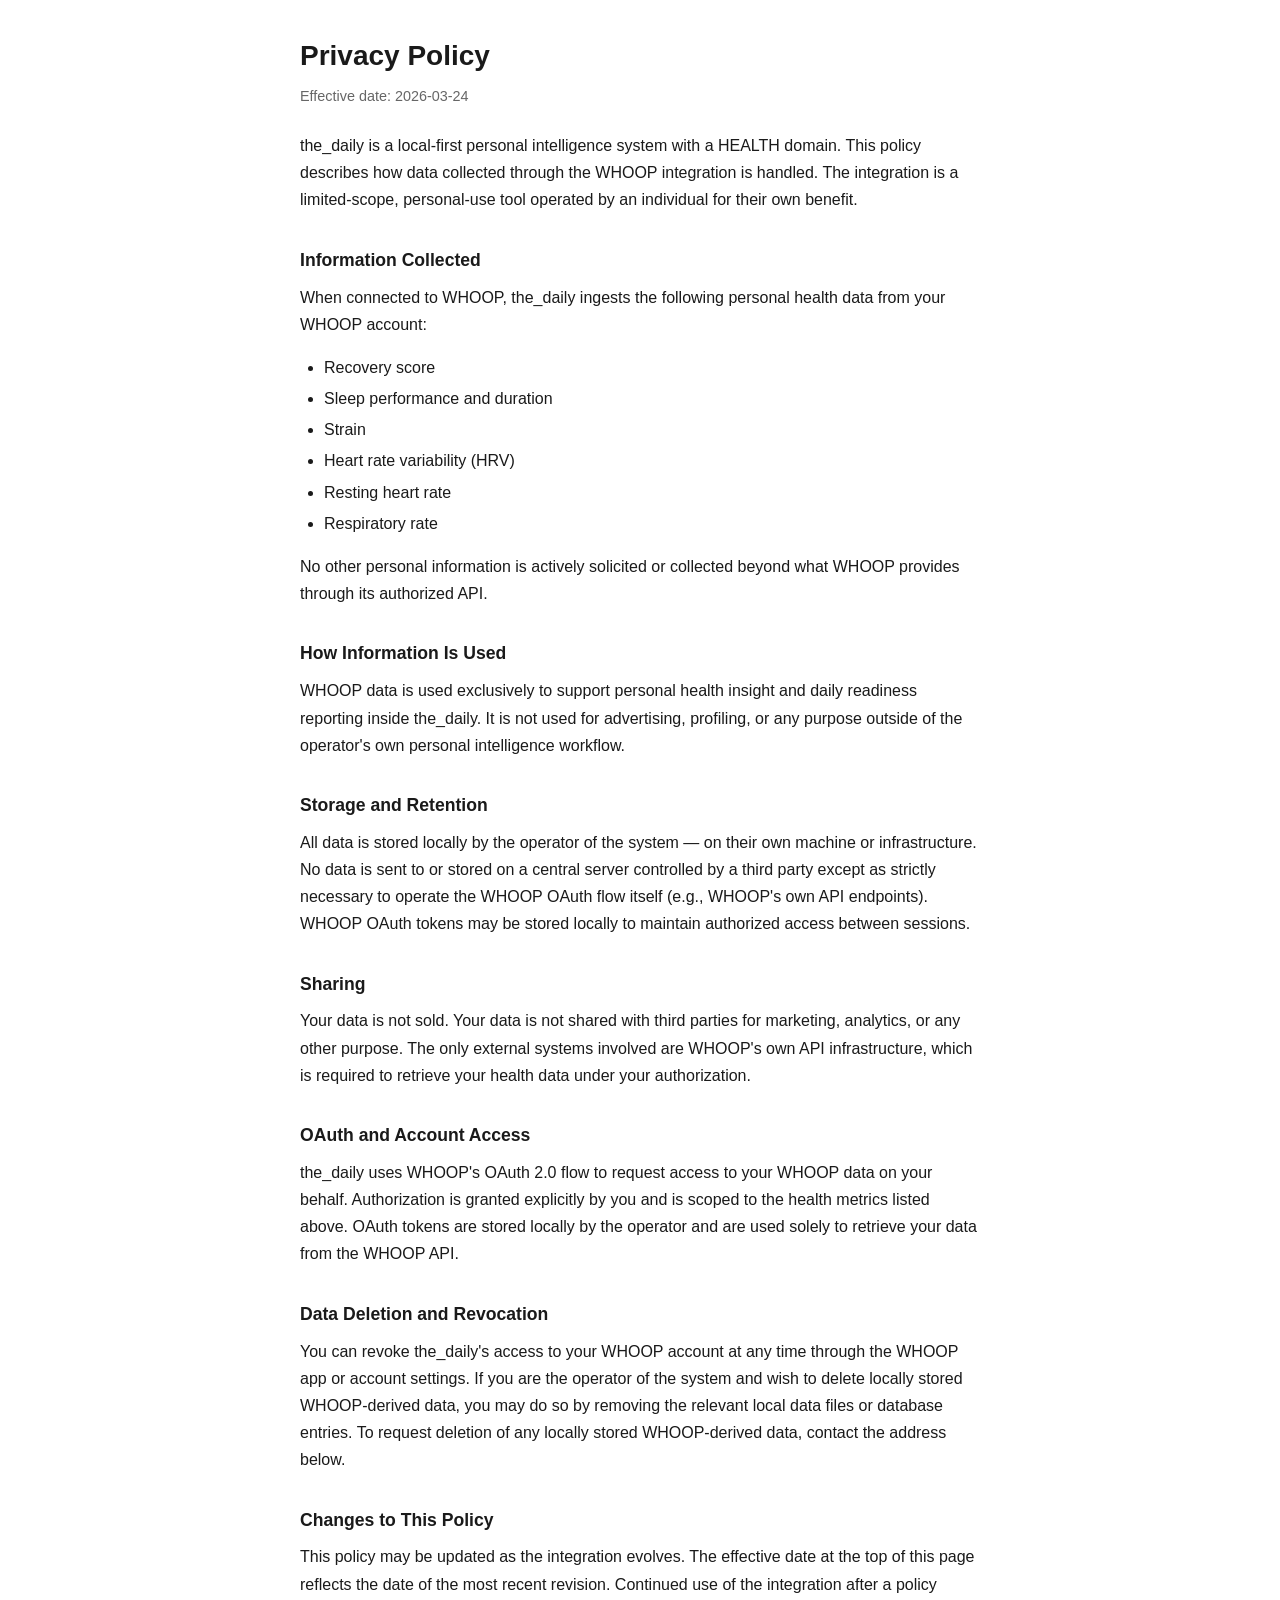
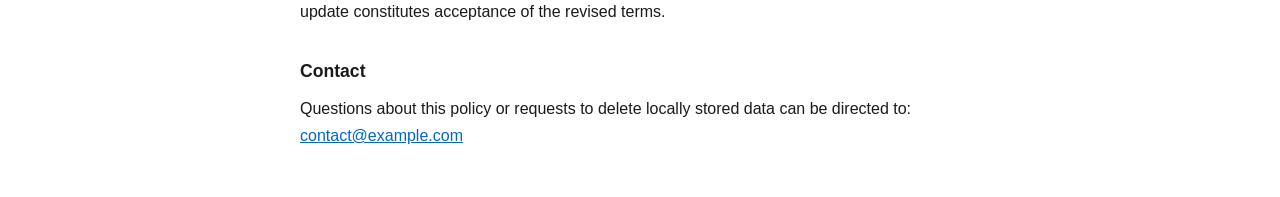
<file: privacy/index.html>
<!DOCTYPE html>
<html lang="en">
<head>
  <meta charset="UTF-8">
  <meta name="viewport" content="width=device-width, initial-scale=1.0">
  <title>Privacy Policy — the_daily</title>
  <link rel="stylesheet" href="../styles.css">
</head>
<body>
  <main>
    <h1>Privacy Policy</h1>
    <p class="meta">Effective date: 2026-03-24</p>

    <p>
      the_daily is a local-first personal intelligence system with a HEALTH domain.
      This policy describes how data collected through the WHOOP integration is handled.
      The integration is a limited-scope, personal-use tool operated by an individual for their own benefit.
    </p>

    <h2>Information Collected</h2>
    <p>
      When connected to WHOOP, the_daily ingests the following personal health data from your WHOOP account:
    </p>
    <ul>
      <li>Recovery score</li>
      <li>Sleep performance and duration</li>
      <li>Strain</li>
      <li>Heart rate variability (HRV)</li>
      <li>Resting heart rate</li>
      <li>Respiratory rate</li>
    </ul>
    <p>
      No other personal information is actively solicited or collected beyond what WHOOP provides
      through its authorized API.
    </p>

    <h2>How Information Is Used</h2>
    <p>
      WHOOP data is used exclusively to support personal health insight and daily readiness
      reporting inside the_daily. It is not used for advertising, profiling, or any purpose
      outside of the operator's own personal intelligence workflow.
    </p>

    <h2>Storage and Retention</h2>
    <p>
      All data is stored locally by the operator of the system — on their own machine or
      infrastructure. No data is sent to or stored on a central server controlled by a third party
      except as strictly necessary to operate the WHOOP OAuth flow itself (e.g., WHOOP's own API
      endpoints). WHOOP OAuth tokens may be stored locally to maintain authorized access between
      sessions.
    </p>

    <h2>Sharing</h2>
    <p>
      Your data is not sold. Your data is not shared with third parties for marketing, analytics,
      or any other purpose. The only external systems involved are WHOOP's own API infrastructure,
      which is required to retrieve your health data under your authorization.
    </p>

    <h2>OAuth and Account Access</h2>
    <p>
      the_daily uses WHOOP's OAuth 2.0 flow to request access to your WHOOP data on your behalf.
      Authorization is granted explicitly by you and is scoped to the health metrics listed above.
      OAuth tokens are stored locally by the operator and are used solely to retrieve your data
      from the WHOOP API.
    </p>

    <h2>Data Deletion and Revocation</h2>
    <p>
      You can revoke the_daily's access to your WHOOP account at any time through the WHOOP
      app or account settings. If you are the operator of the system and wish to delete locally
      stored WHOOP-derived data, you may do so by removing the relevant local data files or
      database entries. To request deletion of any locally stored WHOOP-derived data, contact
      the address below.
    </p>

    <h2>Changes to This Policy</h2>
    <p>
      This policy may be updated as the integration evolves. The effective date at the top of
      this page reflects the date of the most recent revision. Continued use of the integration
      after a policy update constitutes acceptance of the revised terms.
    </p>

    <h2>Contact</h2>
    <p>
      Questions about this policy or requests to delete locally stored data can be directed to:<br>
      <a href="mailto:contact@example.com">contact@example.com</a>
    </p>
  </main>
</body>
</html>
</file>
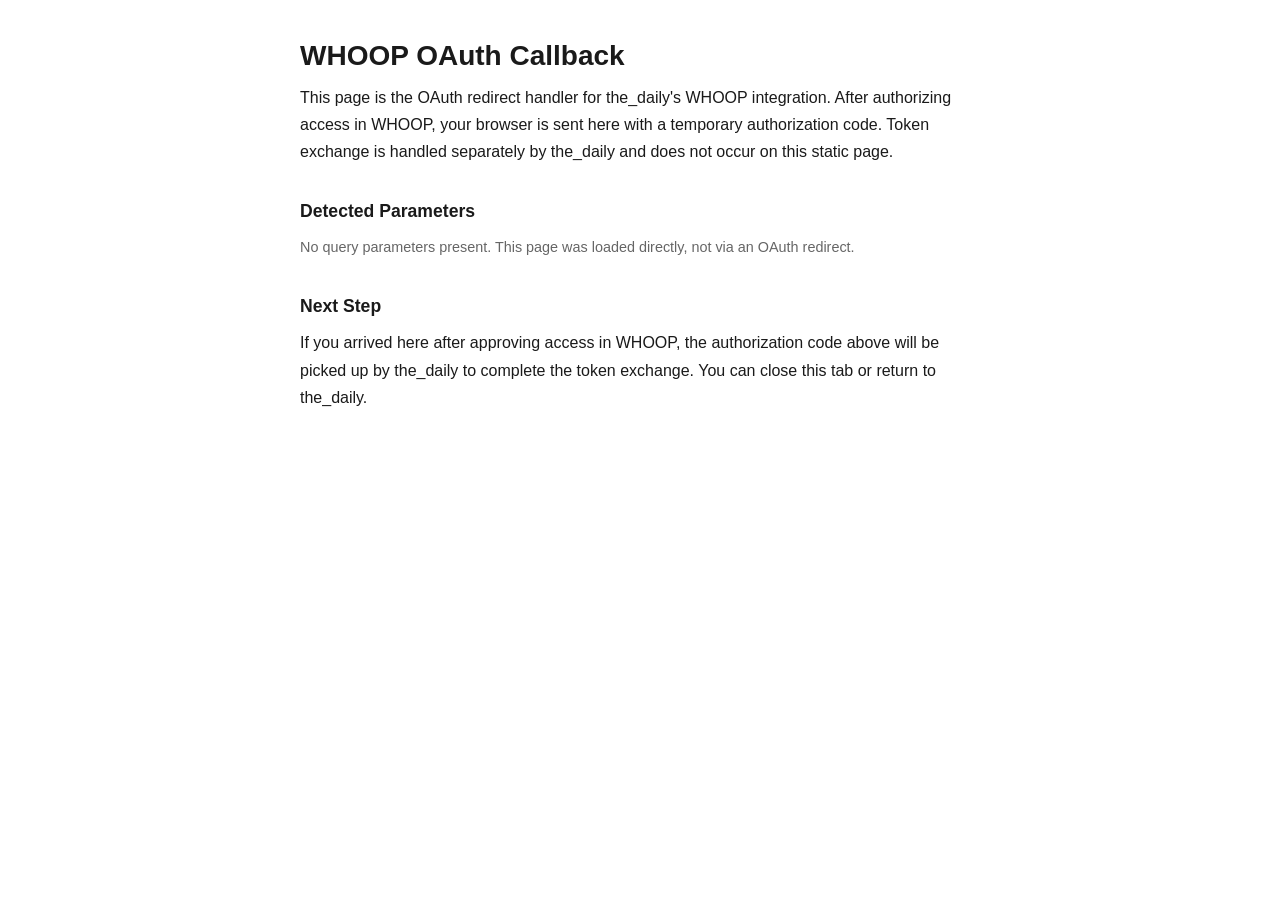
<file: whoop/callback/index.html>
<!DOCTYPE html>
<html lang="en">
<head>
  <meta charset="UTF-8">
  <meta name="viewport" content="width=device-width, initial-scale=1.0">
  <title>WHOOP OAuth Callback — the_daily</title>
  <link rel="stylesheet" href="../../styles.css">
</head>
<body>
  <main>
    <h1>WHOOP OAuth Callback</h1>

    <p>
      This page is the OAuth redirect handler for the_daily's WHOOP integration.
      After authorizing access in WHOOP, your browser is sent here with a temporary
      authorization code. Token exchange is handled separately by the_daily and does
      not occur on this static page.
    </p>

    <h2>Detected Parameters</h2>
    <div id="params"></div>

    <script>
      const container = document.getElementById('params');
      const params = new URLSearchParams(window.location.search);
      const keys = ['code', 'error', 'error_description', 'state'];
      const found = [];

      keys.forEach(function(key) {
        if (params.has(key)) {
          found.push({ key: key, value: params.get(key) });
        }
      });

      // also surface any unexpected params
      params.forEach(function(value, key) {
        if (!keys.includes(key)) {
          found.push({ key: key, value: value });
        }
      });

      if (found.length === 0) {
        const p = document.createElement('p');
        p.className = 'meta';
        p.textContent = 'No query parameters present. This page was loaded directly, not via an OAuth redirect.';
        container.appendChild(p);
      } else {
        const table = document.createElement('table');
        found.forEach(function(item) {
          const tr = document.createElement('tr');
          const th = document.createElement('th');
          th.textContent = item.key;
          const td = document.createElement('td');
          td.textContent = item.value;
          tr.appendChild(th);
          tr.appendChild(td);
          table.appendChild(tr);
        });
        container.appendChild(table);
      }
    </script>

    <h2>Next Step</h2>
    <p>
      If you arrived here after approving access in WHOOP, the authorization code above
      will be picked up by the_daily to complete the token exchange. You can close this
      tab or return to the_daily.
    </p>
  </main>
</body>
</html>
</file>
<file: styles.css>
*, *::before, *::after {
  box-sizing: border-box;
}

body {
  font-family: -apple-system, BlinkMacSystemFont, "Segoe UI", Helvetica, Arial, sans-serif;
  font-size: 16px;
  line-height: 1.7;
  color: #1a1a1a;
  background: #fff;
  margin: 0;
  padding: 2rem 1rem;
}

main {
  max-width: 680px;
  margin: 0 auto;
}

h1 {
  font-size: 1.75rem;
  font-weight: 700;
  margin: 0 0 0.25rem;
}

h2 {
  font-size: 1.1rem;
  font-weight: 600;
  margin: 2rem 0 0.5rem;
}

p, ul {
  margin: 0 0 1rem;
}

ul {
  padding-left: 1.5rem;
}

li {
  margin-bottom: 0.25rem;
}

.meta {
  color: #666;
  font-size: 0.9rem;
  margin-bottom: 1.5rem;
}

a {
  color: #0066cc;
}

a:hover {
  text-decoration: none;
}

table {
  border-collapse: collapse;
  width: 100%;
  margin-bottom: 1rem;
  font-size: 0.9rem;
}

th, td {
  text-align: left;
  padding: 0.4rem 0.75rem;
  border: 1px solid #ddd;
}

th {
  background: #f5f5f5;
  font-weight: 600;
  width: 10rem;
  word-break: keep-all;
}

td {
  word-break: break-all;
}
</file>
